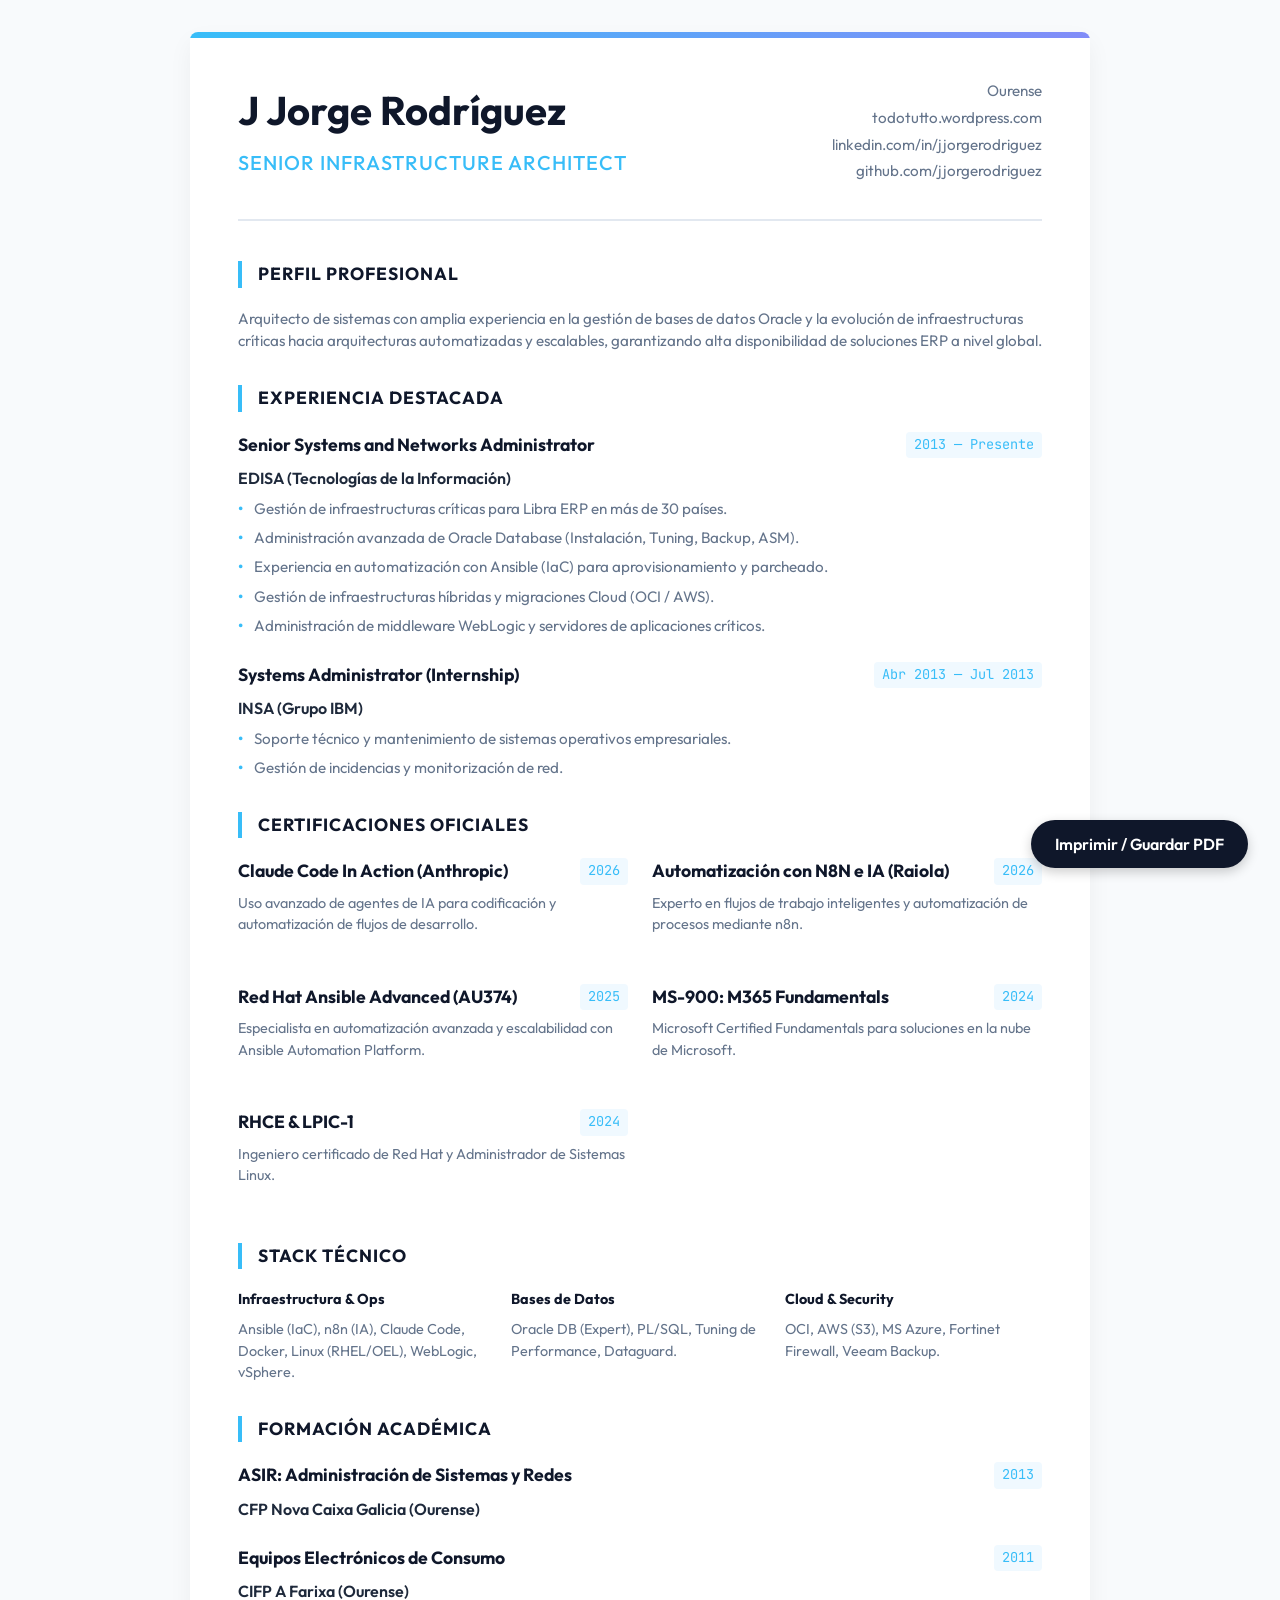
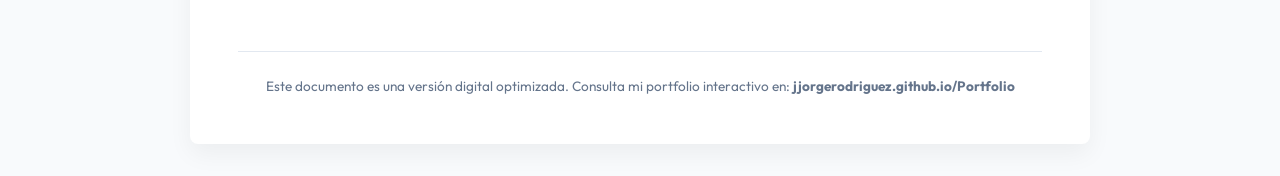
<file: curriculum-jorge.html>
<!DOCTYPE html>
<html lang="es">
<head>
    <meta charset="UTF-8">
    <meta name="viewport" content="width=device-width, initial-scale=1.0">
    <title>CV | Jorge Rodríguez | Senior Infrastructure Architect & Oracle DBA Expert</title>
    <!-- SEO Meta Tags -->
    <meta name="description" content="Curriculum Vitae detallado de Jorge Rodríguez, Senior Infrastructure Architect y Oracle DBA Expert. Especialista en DevOps, Automatización y Sistemas Críticos.">
    <meta name="keywords" content="CV, Currículum, Jorge Rodríguez, Infrastructure Architect, Oracle DBA, DevOps, SRE, Ansible, Linux, Oracle Database, Ourense, España">
    <meta name="author" content="J Jorge Rodríguez">
    <meta name="robots" content="index, follow">
    
    <!-- Favicons -->
    <link rel="icon" type="image/png" href="https://github.com/jjorgerodriguez.png">
    <link rel="apple-touch-icon" href="https://github.com/jjorgerodriguez.png">
    
    <link href="https://fonts.googleapis.com/css2?family=Outfit:wght@300;400;600;700&family=JetBrains+Mono:wght@400;500&display=swap" rel="stylesheet">
    <style>
        :root {
            --primary: #0f172a;
            --accent: #38bdf8;
            --text-main: #1e293b;
            --text-light: #64748b;
            --border: #e2e8f0;
        }

        @media print {
            .no-print { display: none; }
            body { background: white !important; }
        }

        * {
            margin: 0;
            padding: 0;
            box-sizing: border-box;
        }

        body {
            font-family: 'Outfit', sans-serif;
            line-height: 1.5;
            color: var(--text-main);
            background: #f8fafc;
            padding: 2rem;
        }

        .cv-container {
            max-width: 900px;
            margin: 0 auto;
            background: white;
            padding: 3rem;
            box-shadow: 0 10px 25px rgba(0,0,0,0.05);
            border-radius: 8px;
            position: relative;
            overflow: hidden;
        }

        .cv-container::before {
            content: '';
            position: absolute;
            top: 0;
            left: 0;
            width: 100%;
            height: 6px;
            background: linear-gradient(90deg, var(--accent), #818cf8);
        }

        header {
            display: flex;
            justify-content: space-between;
            align-items: flex-start;
            margin-bottom: 2.5rem;
            border-bottom: 2px solid var(--border);
            padding-bottom: 2rem;
        }

        .header-main h1 {
            font-size: 2.5rem;
            color: var(--primary);
            margin-bottom: 0.5rem;
        }

        .header-main h2 {
            font-size: 1.25rem;
            color: var(--accent);
            font-weight: 500;
            text-transform: uppercase;
            letter-spacing: 1px;
        }

        .contact-info {
            text-align: right;
            color: var(--text-light);
        }

        .contact-info p {
            margin-bottom: 0.25rem;
            font-size: 0.95rem;
        }

        section {
            margin-bottom: 2rem;
        }

        h3 {
            font-size: 1.1rem;
            color: var(--primary);
            text-transform: uppercase;
            letter-spacing: 1px;
            margin-bottom: 1.25rem;
            border-left: 4px solid var(--accent);
            padding-left: 1rem;
        }

        .exp-item, .edu-item {
            margin-bottom: 1.5rem;
        }

        .item-header {
            display: flex;
            justify-content: space-between;
            margin-bottom: 0.5rem;
        }

        .item-header strong {
            font-size: 1.1rem;
            color: var(--primary);
        }

        .item-header span {
            font-family: 'JetBrains Mono', monospace;
            font-size: 0.85rem;
            color: var(--accent);
            background: #f0f9ff;
            padding: 2px 8px;
            border-radius: 4px;
        }

        .company {
            font-weight: 600;
            color: var(--text-main);
            margin-bottom: 0.5rem;
            display: block;
        }

        ul {
            list-style: none;
            padding-left: 1rem;
        }

        ul li {
            position: relative;
            margin-bottom: 0.4rem;
            color: var(--text-light);
            font-size: 0.95rem;
        }

        ul li::before {
            content: "•";
            color: var(--accent);
            position: absolute;
            left: -1rem;
            font-weight: bold;
        }

        .skills-grid {
            display: grid;
            grid-template-columns: repeat(3, 1fr);
            gap: 1rem;
        }

        .skill-cat strong {
            display: block;
            margin-bottom: 0.5rem;
            font-size: 0.9rem;
            color: var(--primary);
        }

        .skill-cat p {
            font-size: 0.9rem;
            color: var(--text-light);
        }

        .cert-grid {
            display: grid;
            grid-template-columns: 1fr 1fr;
            gap: 1.5rem;
        }

        footer {
            margin-top: 3rem;
            text-align: center;
            font-size: 0.85rem;
            color: var(--text-light);
            border-top: 1px solid var(--border);
            padding-top: 1.5rem;
        }

        .btn-print {
            position: fixed;
            bottom: 2rem;
            right: 2rem;
            background: var(--primary);
            color: white;
            padding: 0.75rem 1.5rem;
            border-radius: 50px;
            text-decoration: none;
            font-weight: 600;
            box-shadow: 0 4px 12px rgba(0,0,0,0.2);
            z-index: 100;
        }
    </style>
</head>
<body>
    <a href="javascript:window.print()" class="btn-print no-print">Imprimir / Guardar PDF</a>

    <div class="cv-container">
        <header>
            <div class="header-main">
                <h1>J Jorge Rodríguez</h1>
                <h2>Senior Infrastructure Architect</h2>
            </div>
            <div class="contact-info">
                <p>Ourense</p>
                <p>todotutto.wordpress.com</p>
                <p>linkedin.com/in/jjorgerodriguez</p>
                <p>github.com/jjorgerodriguez</p>
            </div>
        </header>

        <section>
            <h3>Perfil Profesional</h3>
            <p style="color: var(--text-light); font-size: 0.95rem;">
                Arquitecto de sistemas con amplia experiencia en la gestión de bases de datos Oracle y la evolución de infraestructuras críticas hacia arquitecturas automatizadas y escalables, garantizando alta disponibilidad de soluciones ERP a nivel global.
            </p>
        </section>

        <section>
            <h3>Experiencia Destacada</h3>
            <div class="exp-item">
                <div class="item-header">
                    <strong>Senior Systems and Networks Administrator</strong>
                    <span>2013 — Presente</span>
                </div>
                <span class="company">EDISA (Tecnologías de la Información)</span>
                <ul>
                    <li>Gestión de infraestructuras críticas para Libra ERP en más de 30 países.</li>
                    <li>Administración avanzada de Oracle Database (Instalación, Tuning, Backup, ASM).</li>
                    <li>Experiencia en automatización con Ansible (IaC) para aprovisionamiento y parcheado.</li>
                    <li>Gestión de infraestructuras híbridas y migraciones Cloud (OCI / AWS).</li>
                    <li>Administración de middleware WebLogic y servidores de aplicaciones críticos.</li>
                </ul>
            </div>
            <div class="exp-item">
                <div class="item-header">
                    <strong>Systems Administrator (Internship)</strong>
                    <span>Abr 2013 — Jul 2013</span>
                </div>
                <span class="company">INSA (Grupo IBM)</span>
                <ul>
                    <li>Soporte técnico y mantenimiento de sistemas operativos empresariales.</li>
                    <li>Gestión de incidencias y monitorización de red.</li>
                </ul>
            </div>
        </section>

        <section>
            <h3>Certificaciones Oficiales</h3>
            <div class="cert-grid">
                <div class="exp-item">
                    <div class="item-header">
                        <strong>Claude Code In Action (Anthropic)</strong>
                        <span>2026</span>
                    </div>
                    <p style="font-size: 0.9rem; color: var(--text-light);">Uso avanzado de agentes de IA para codificación y automatización de flujos de desarrollo.</p>
                </div>
                <div class="exp-item">
                    <div class="item-header">
                        <strong>Automatización con N8N e IA (Raiola)</strong>
                        <span>2026</span>
                    </div>
                    <p style="font-size: 0.9rem; color: var(--text-light);">Experto en flujos de trabajo inteligentes y automatización de procesos mediante n8n.</p>
                </div>
                <div class="exp-item">
                    <div class="item-header">
                        <strong>Red Hat Ansible Advanced (AU374)</strong>
                        <span>2025</span>
                    </div>
                    <p style="font-size: 0.9rem; color: var(--text-light);">Especialista en automatización avanzada y escalabilidad con Ansible Automation Platform.</p>
                </div>
                <div class="exp-item">
                    <div class="item-header">
                        <strong>MS-900: M365 Fundamentals</strong>
                        <span>2024</span>
                    </div>
                    <p style="font-size: 0.9rem; color: var(--text-light);">Microsoft Certified Fundamentals para soluciones en la nube de Microsoft.</p>
                </div>
                <div class="exp-item">
                    <div class="item-header">
                        <strong>RHCE & LPIC-1</strong>
                        <span>2024</span>
                    </div>
                    <p style="font-size: 0.9rem; color: var(--text-light);">Ingeniero certificado de Red Hat y Administrador de Sistemas Linux.</p>
                </div>

            </div>
        </section>

        <section>
            <h3>Stack Técnico</h3>
            <div class="skills-grid">
                <div class="skill-cat">
                    <strong>Infraestructura & Ops</strong>
                    <p>Ansible (IaC), n8n (IA), Claude Code, Docker, Linux (RHEL/OEL), WebLogic, vSphere.</p>
                </div>
                <div class="skill-cat">
                    <strong>Bases de Datos</strong>
                    <p>Oracle DB (Expert), PL/SQL, Tuning de Performance, Dataguard.</p>
                </div>
                <div class="skill-cat">
                    <strong>Cloud & Security</strong>
                    <p>OCI, AWS (S3), MS Azure, Fortinet Firewall, Veeam Backup.</p>
                </div>
            </div>
        </section>

        <section>
            <h3>Formación Académica</h3>
            <div class="edu-item">
                <div class="item-header">
                    <strong>ASIR: Administración de Sistemas y Redes</strong>
                    <span>2013</span>
                </div>
                <span class="company">CFP Nova Caixa Galicia (Ourense)</span>
            </div>
            <div class="edu-item">
                <div class="item-header">
                    <strong>Equipos Electrónicos de Consumo</strong>
                    <span>2011</span>
                </div>
                <span class="company">CIFP A Farixa (Ourense)</span>
            </div>
        </section>

        <footer>
            <p>Este documento es una versión digital optimizada. Consulta mi portfolio interactivo en: <strong>jjorgerodriguez.github.io/Portfolio</strong></p>
        </footer>
    </div>
    <script>
        document.addEventListener('DOMContentLoaded', () => {
            const expYears = new Date().getFullYear() - 2012;
            document.querySelectorAll('.exp-years').forEach(el => el.textContent = expYears);
        });
    </script>
</body>
</html>
</file>
